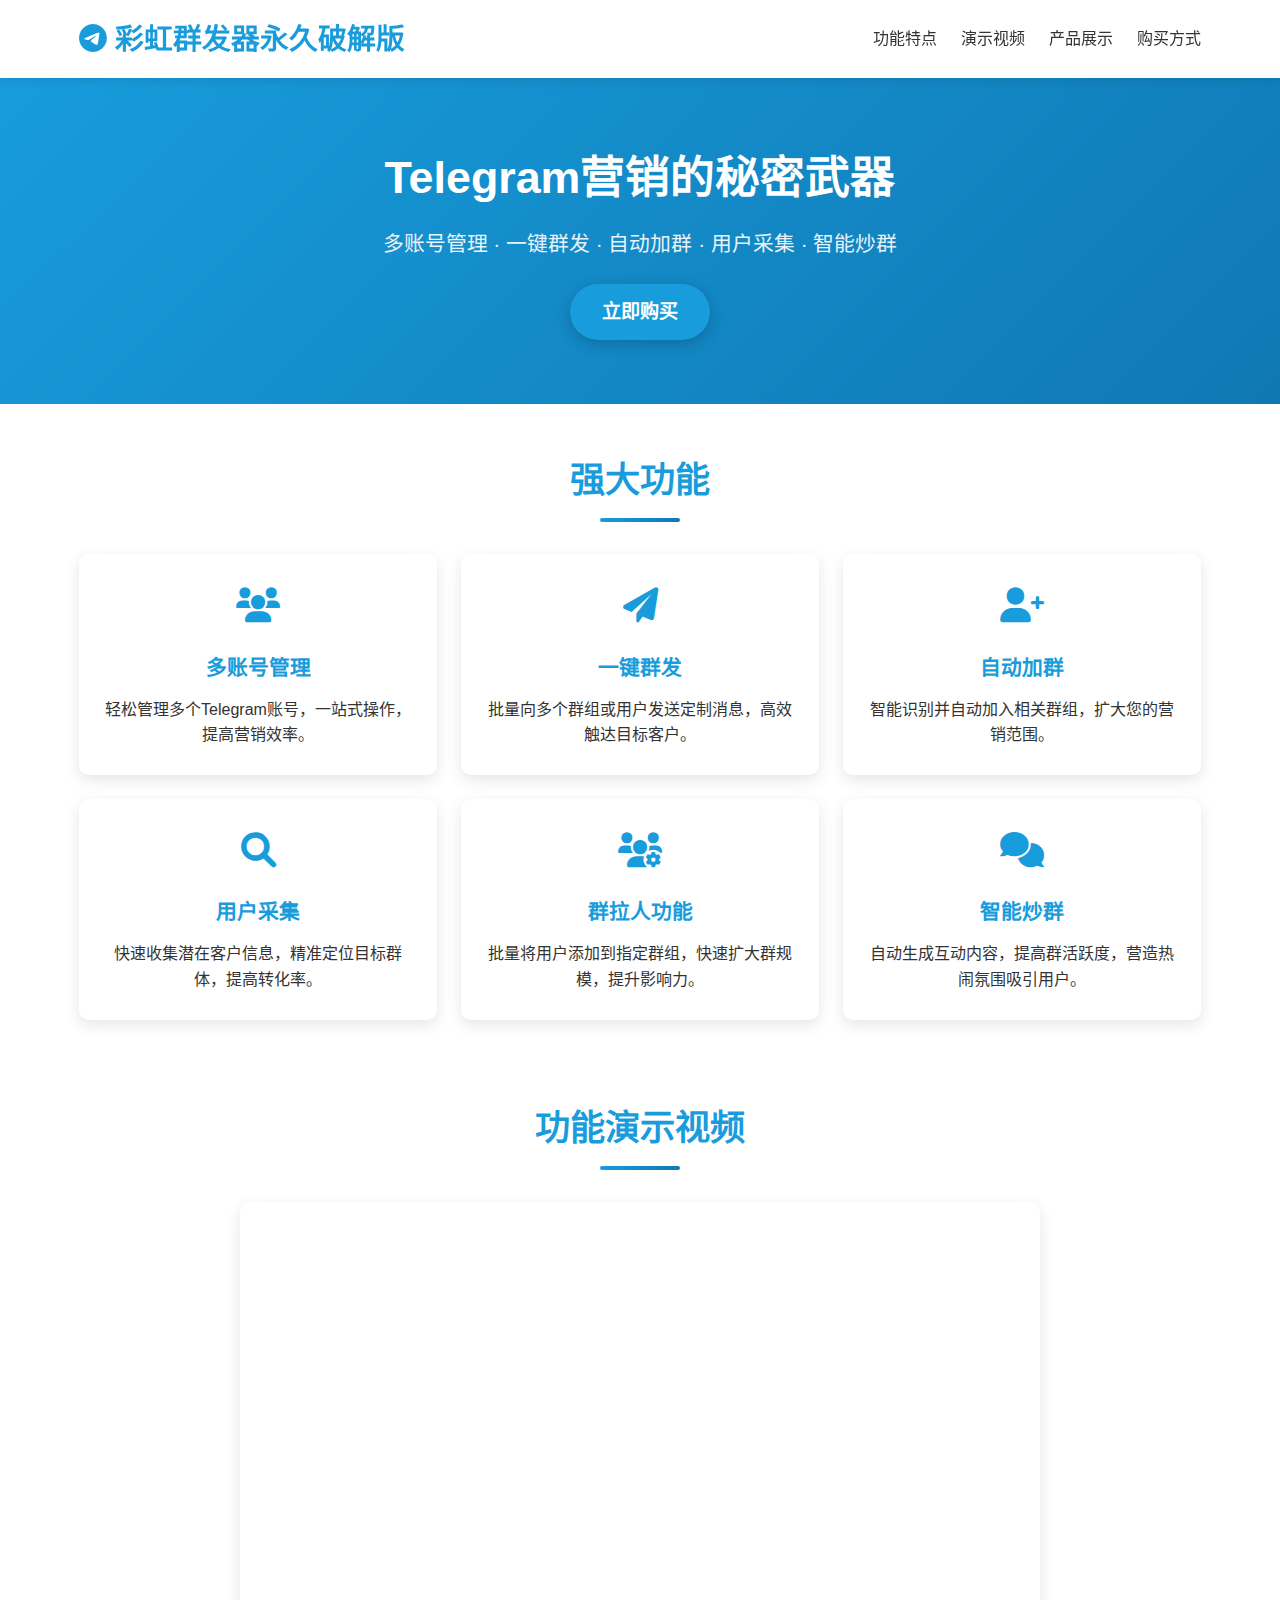
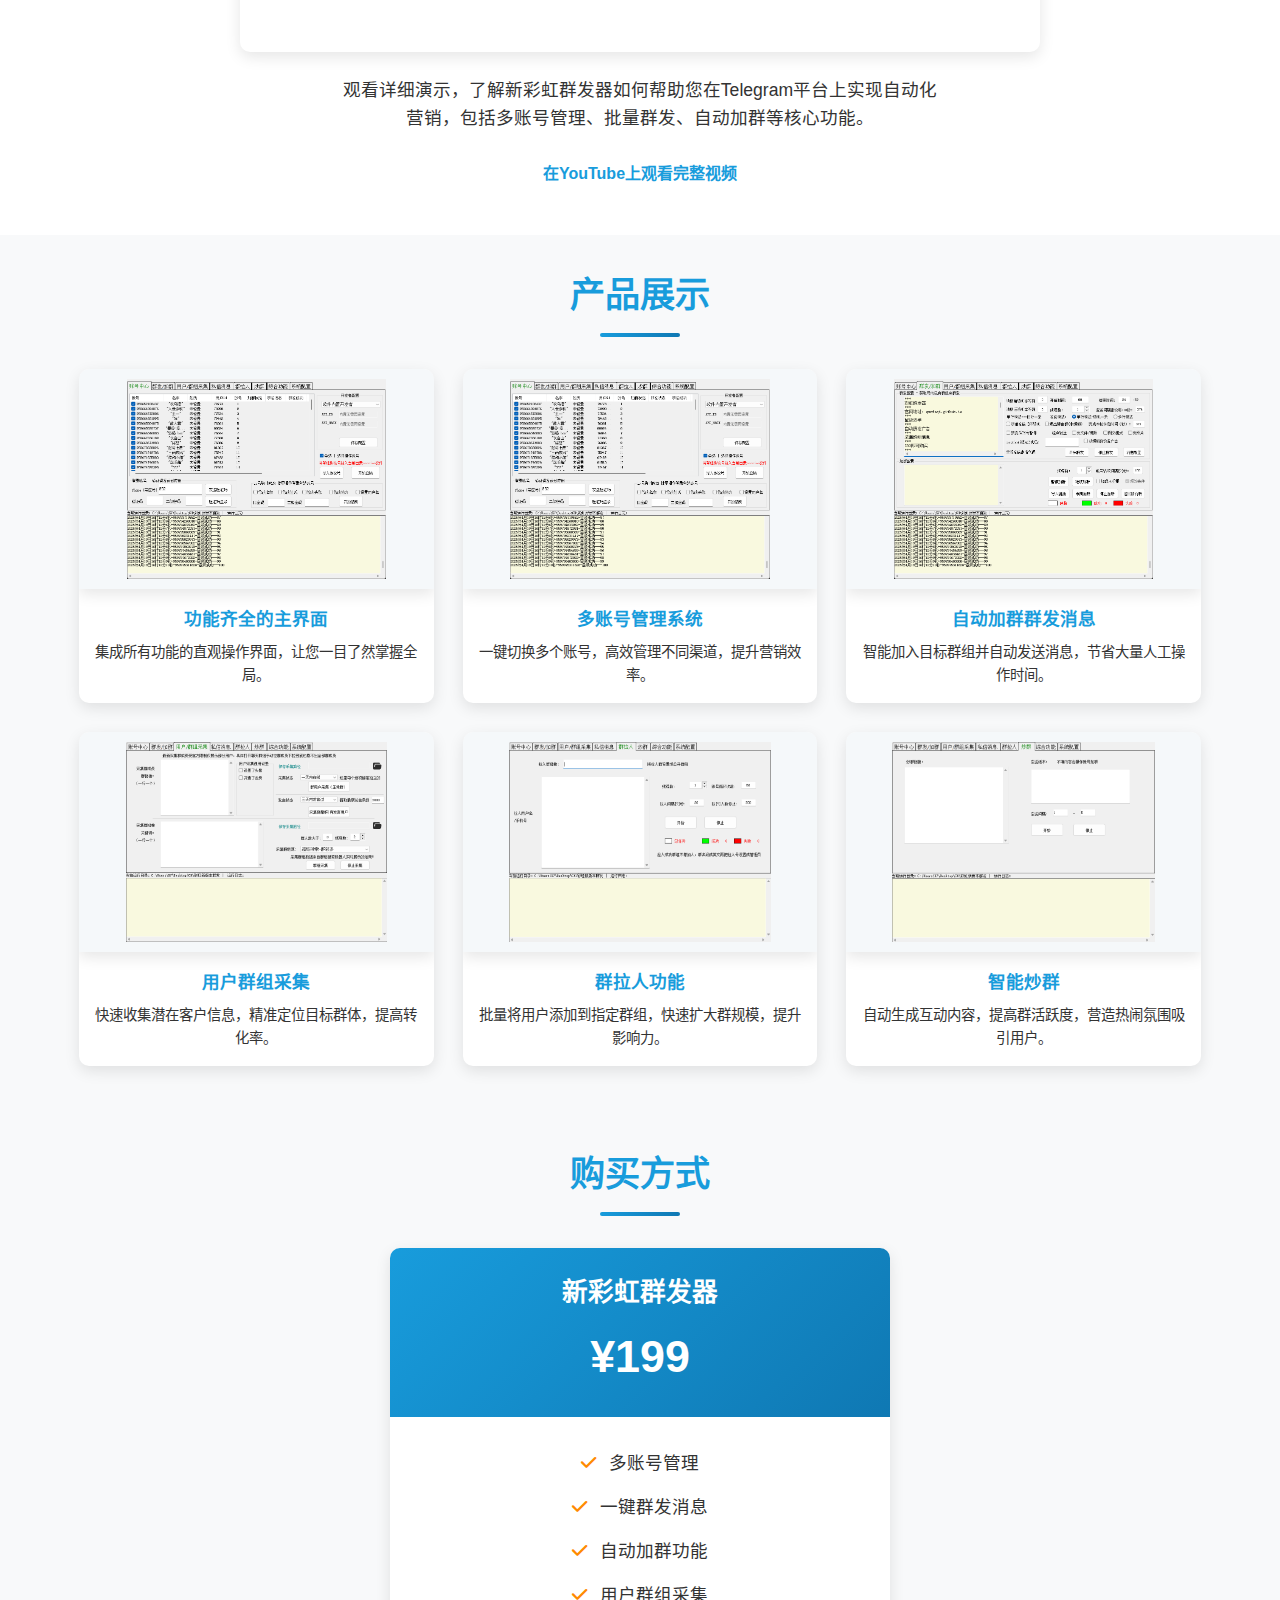
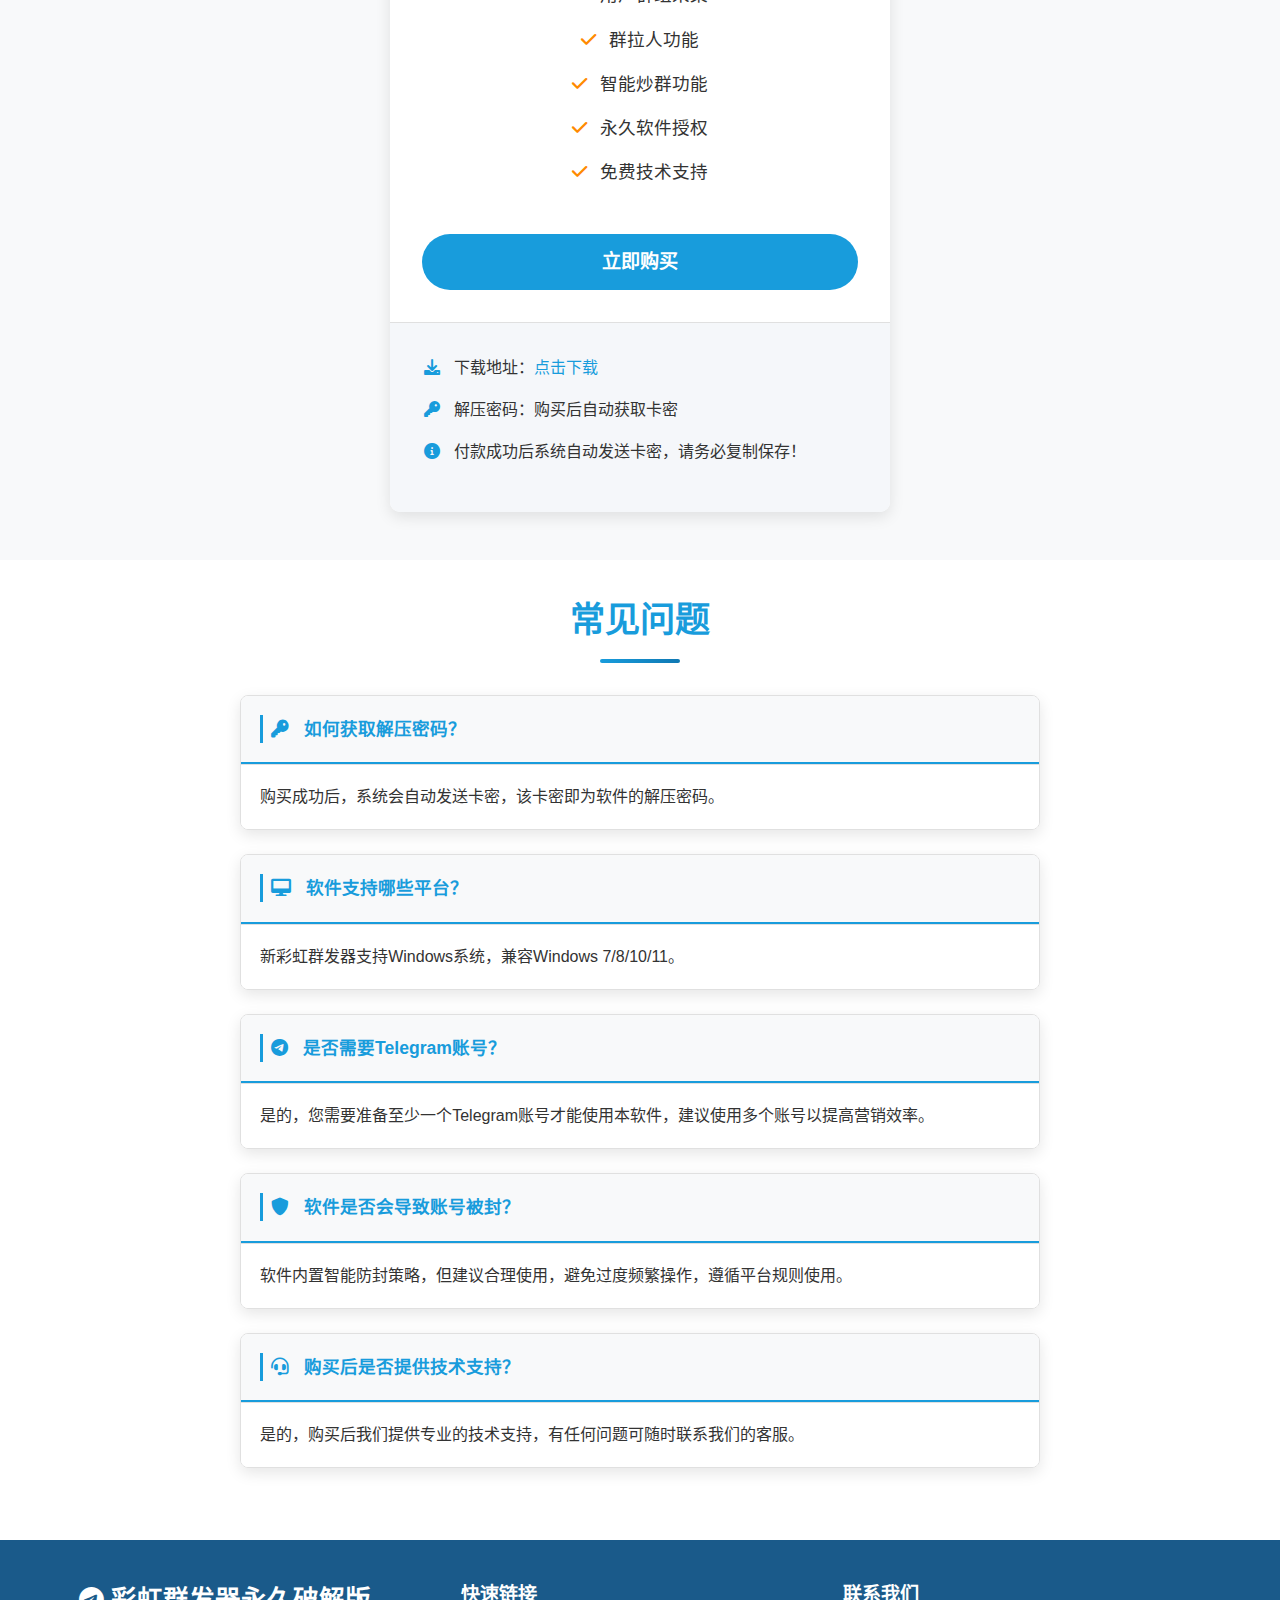
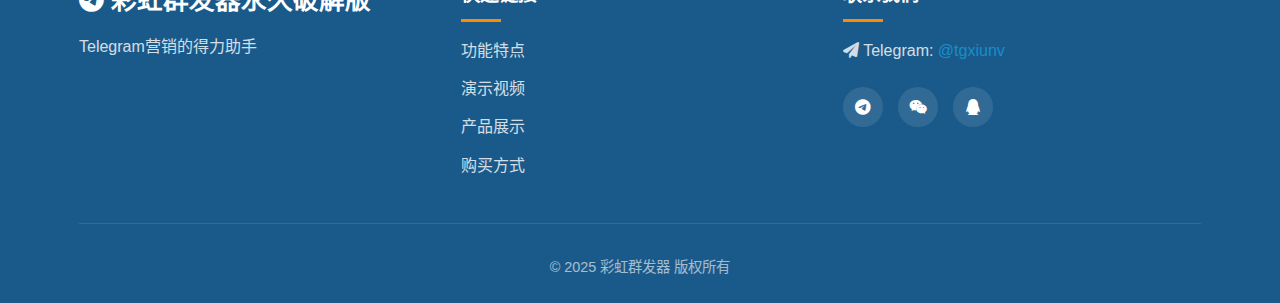
<file: index.html>
<!DOCTYPE html>
<html lang="zh-CN">
<head>
    <meta charset="UTF-8">
    <meta name="viewport" content="width=device-width, initial-scale=1.0">
    <title>彩虹群发器 - 高效营销推广工具</title>
    <link rel="stylesheet" href="css/style.css">
    <link rel="stylesheet" href="https://cdnjs.cloudflare.com/ajax/libs/font-awesome/6.0.0/css/all.min.css">
</head>
<body>
    <header>
        <div class="container">
            <div class="logo">
                <h1><i class="fab fa-telegram"></i> 彩虹群发器永久破解版</h1>
            </div>
            <nav>
                <ul>
                    <li><a href="#features">功能特点</a></li>
                    <li><a href="#video">演示视频</a></li>
                    <li><a href="#showcase">产品展示</a></li>
                    <li><a href="#pricing">购买方式</a></li>
                </ul>
            </nav>
        </div>
    </header>

    <section class="hero">
        <div class="container">
            <div class="hero-content">
                <h2>Telegram营销的秘密武器</h2>
                <p>多账号管理 · 一键群发 · 自动加群 · 用户采集 · 智能炒群</p>
                <a href="#pricing" class="cta-button">立即购买</a>
            </div>
        </div>
    </section>

    <section id="features" class="features">
        <div class="container">
            <h2 class="section-title">强大功能</h2>
            <div class="feature-grid">
                <div class="feature-card">
                    <div class="feature-icon"><i class="fas fa-users"></i></div>
                    <h3>多账号管理</h3>
                    <p>轻松管理多个Telegram账号，一站式操作，提高营销效率。</p>
                </div>
                <div class="feature-card">
                    <div class="feature-icon"><i class="fas fa-paper-plane"></i></div>
                    <h3>一键群发</h3>
                    <p>批量向多个群组或用户发送定制消息，高效触达目标客户。</p>
                </div>
                <div class="feature-card">
                    <div class="feature-icon"><i class="fas fa-user-plus"></i></div>
                    <h3>自动加群</h3>
                    <p>智能识别并自动加入相关群组，扩大您的营销范围。</p>
                </div>
                <div class="feature-card">
                    <div class="feature-icon"><i class="fas fa-search"></i></div>
                    <h3>用户采集</h3>
                    <p>快速收集潜在客户信息，精准定位目标群体，提高转化率。</p>
                </div>
                <div class="feature-card">
                    <div class="feature-icon"><i class="fas fa-users-cog"></i></div>
                    <h3>群拉人功能</h3>
                    <p>批量将用户添加到指定群组，快速扩大群规模，提升影响力。</p>
                </div>
                <div class="feature-card">
                    <div class="feature-icon"><i class="fas fa-comments"></i></div>
                    <h3>智能炒群</h3>
                    <p>自动生成互动内容，提高群活跃度，营造热闹氛围吸引用户。</p>
                </div>
            </div>
        </div>
    </section>

    <section id="video" class="video-section">
        <div class="container">
            <h2 class="section-title">功能演示视频</h2>
            <div class="video-container telegram-video-container">
                <iframe src="https://www.youtube.com/embed/t09ZIz3k-i4" title="【电报群发】telegram彩虹群发助手，营销必备神器。批量直登协议号群发" frameborder="0" allow="accelerometer; autoplay; clipboard-write; encrypted-media; gyroscope; picture-in-picture" allowfullscreen></iframe>
            </div>
            <div class="video-description">
                <p>观看详细演示，了解新彩虹群发器如何帮助您在Telegram平台上实现自动化营销，包括多账号管理、批量群发、自动加群等核心功能。</p>
                <a href="https://www.youtube.com/watch?v=t09ZIz3k-i4" target="_blank" class="video-link">在YouTube上观看完整视频</a>
            </div>
        </div>
    </section>

    <section id="showcase" class="showcase">
        <div class="container">
            <h2 class="section-title">产品展示</h2>
            <div class="showcase-grid">
                <div class="showcase-item" data-img="images/彩虹群发器主界面.png">
                    <img src="images/彩虹群发器主界面.png" alt="功能齐全的主界面">
                    <h3>功能齐全的主界面</h3>
                    <p>集成所有功能的直观操作界面，让您一目了然掌握全局。</p>
                </div>
                <div class="showcase-item" data-img="images/多账号管理系统.png">
                    <img src="images/多账号管理系统.png" alt="多账号管理系统">
                    <h3>多账号管理系统</h3>
                    <p>一键切换多个账号，高效管理不同渠道，提升营销效率。</p>
                </div>
                <div class="showcase-item" data-img="images/自动加群群发消息.png">
                    <img src="images/自动加群群发消息.png" alt="自动加群群发消息">
                    <h3>自动加群群发消息</h3>
                    <p>智能加入目标群组并自动发送消息，节省大量人工操作时间。</p>
                </div>
                <div class="showcase-item" data-img="images/用户群组采集.png">
                    <img src="images/用户群组采集.png" alt="用户群组采集">
                    <h3>用户群组采集</h3>
                    <p>快速收集潜在客户信息，精准定位目标群体，提高转化率。</p>
                </div>
                <div class="showcase-item" data-img="images/群拉人.png">
                    <img src="images/群拉人.png" alt="群拉人功能">
                    <h3>群拉人功能</h3>
                    <p>批量将用户添加到指定群组，快速扩大群规模，提升影响力。</p>
                </div>
                <div class="showcase-item" data-img="images/炒群.png">
                    <img src="images/炒群.png" alt="智能炒群">
                    <h3>智能炒群</h3>
                    <p>自动生成互动内容，提高群活跃度，营造热闹氛围吸引用户。</p>
                </div>
            </div>
        </div>
    </section>

    <section id="pricing" class="pricing">
        <div class="container">
            <h2 class="section-title">购买方式</h2>
            <div class="pricing-card">
                <div class="pricing-header">
                    <h3>新彩虹群发器</h3>
                    <div class="price">¥199</div>
                </div>
                <div class="pricing-features">
                    <ul>
                        <li><i class="fas fa-check"></i> 多账号管理</li>
                        <li><i class="fas fa-check"></i> 一键群发消息</li>
                        <li><i class="fas fa-check"></i> 自动加群功能</li>
                        <li><i class="fas fa-check"></i> 用户群组采集</li>
                        <li><i class="fas fa-check"></i> 群拉人功能</li>
                        <li><i class="fas fa-check"></i> 智能炒群功能</li>
                        <li><i class="fas fa-check"></i> 永久软件授权</li>
                        <li><i class="fas fa-check"></i> 免费技术支持</li>
                    </ul>
                </div>
                <div class="pricing-footer">
                    <a href="https://shop.tg10000.com/buy/1" target="_blank" class="buy-button">立即购买</a>
                </div>
                <div class="purchase-info">
                    <p><i class="fas fa-download"></i> 下载地址：<a href="https://pan.baidu.com/s/1cQel2EoXx7k0TTroYd2nNQ?pwd=fup2" target="_blank">点击下载</a></p>
                    <p><i class="fas fa-key"></i> 解压密码：购买后自动获取卡密</p>
                    <p><i class="fas fa-info-circle"></i> 付款成功后系统自动发送卡密，请务必复制保存！</p>
                </div>
            </div>
        </div>
    </section>

    <section class="faq">
        <div class="container">
            <h2 class="section-title">常见问题</h2>
            <div class="faq-list">
                <div class="faq-item expanded">
                    <div class="faq-question">
                        <h3><i class="fas fa-key"></i> 如何获取解压密码？</h3>
                    </div>
                    <div class="faq-answer">
                        <p>购买成功后，系统会自动发送卡密，该卡密即为软件的解压密码。</p>
                    </div>
                </div>
                <div class="faq-item expanded">
                    <div class="faq-question">
                        <h3><i class="fas fa-desktop"></i> 软件支持哪些平台？</h3>
                    </div>
                    <div class="faq-answer">
                        <p>新彩虹群发器支持Windows系统，兼容Windows 7/8/10/11。</p>
                    </div>
                </div>
                <div class="faq-item expanded">
                    <div class="faq-question">
                        <h3><i class="fab fa-telegram"></i> 是否需要Telegram账号？</h3>
                    </div>
                    <div class="faq-answer">
                        <p>是的，您需要准备至少一个Telegram账号才能使用本软件，建议使用多个账号以提高营销效率。</p>
                    </div>
                </div>
                <div class="faq-item expanded">
                    <div class="faq-question">
                        <h3><i class="fas fa-shield-alt"></i> 软件是否会导致账号被封？</h3>
                    </div>
                    <div class="faq-answer">
                        <p>软件内置智能防封策略，但建议合理使用，避免过度频繁操作，遵循平台规则使用。</p>
                    </div>
                </div>
                <div class="faq-item expanded">
                    <div class="faq-question">
                        <h3><i class="fas fa-headset"></i> 购买后是否提供技术支持？</h3>
                    </div>
                    <div class="faq-answer">
                        <p>是的，购买后我们提供专业的技术支持，有任何问题可随时联系我们的客服。</p>
                    </div>
                </div>
            </div>
        </div>
    </section>

    <footer>
        <div class="container">
            <div class="footer-content">
                <div class="footer-logo">
                    <h2><i class="fab fa-telegram"></i> 彩虹群发器永久破解版</h2>
                    <p>Telegram营销的得力助手</p>
                </div>
                <div class="footer-links">
                    <h3>快速链接</h3>
                    <ul>
                        <li><a href="#features">功能特点</a></li>
                        <li><a href="#video">演示视频</a></li>
                        <li><a href="#showcase">产品展示</a></li>
                        <li><a href="#pricing">购买方式</a></li>
                    </ul>
                </div>
                <div class="footer-contact">
                    <h3>联系我们</h3>
                    <p><i class="fas fa-paper-plane"></i> Telegram: <a href="https://shop.tg10000.com/buy/1" target="_blank">@tgxiunv</a></p>
                    <div class="social-links">
                        <a href="https://shop.tg10000.com/buy/1" target="_blank"><i class="fab fa-telegram"></i></a>
                        <a href="#"><i class="fab fa-weixin"></i></a>
                        <a href="#"><i class="fab fa-qq"></i></a>
                    </div>
                </div>
            </div>
            <div class="footer-bottom">
                <p>&copy; 2025 彩虹群发器 版权所有</p>
            </div>
        </div>
    </footer>

    <!-- Add lightbox container at the end of the body -->
    <div class="lightbox" id="imageLightbox">
        <span class="lightbox-close">&times;</span>
        <img class="lightbox-content" id="lightboxImage">
        <div class="lightbox-loader">
            <div class="loader-spinner"></div>
        </div>
    </div>

    <script src="js/main.js"></script>
</body>
</html>
</file>
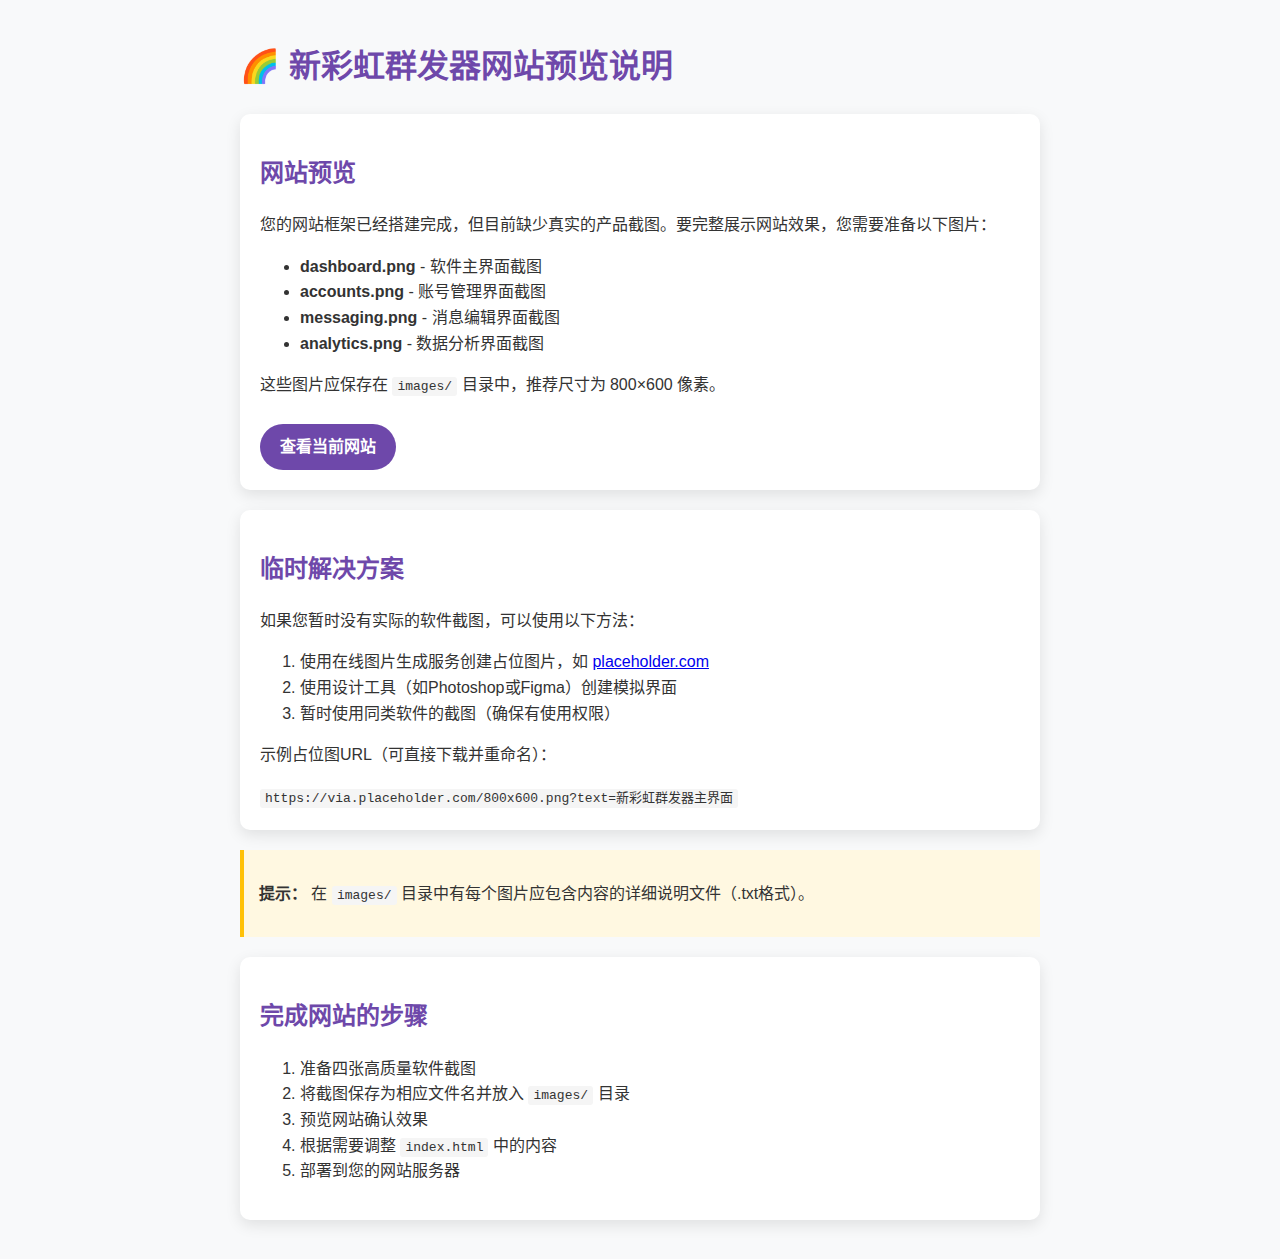
<file: preview.html>
<!DOCTYPE html>
<html lang="zh-CN">
<head>
    <meta charset="UTF-8">
    <meta name="viewport" content="width=device-width, initial-scale=1.0">
    <title>新彩虹群发器网站预览说明</title>
    <style>
        body {
            font-family: -apple-system, BlinkMacSystemFont, 'Segoe UI', Roboto, Oxygen, Ubuntu, Cantarell, 'Open Sans', 'Helvetica Neue', sans-serif;
            line-height: 1.6;
            color: #333;
            background-color: #f8f9fa;
            padding: 20px;
            max-width: 800px;
            margin: 0 auto;
        }
        h1, h2 {
            color: #6e48aa;
        }
        .card {
            background: white;
            border-radius: 10px;
            padding: 20px;
            margin-bottom: 20px;
            box-shadow: 0 5px 15px rgba(0, 0, 0, 0.1);
        }
        code {
            background: #f5f5f5;
            padding: 2px 5px;
            border-radius: 3px;
            font-family: monospace;
        }
        .btn {
            display: inline-block;
            background-color: #6e48aa;
            color: white;
            padding: 10px 20px;
            border-radius: 30px;
            text-decoration: none;
            font-weight: 600;
            margin-top: 10px;
        }
        .btn:hover {
            background-color: #9d50bb;
        }
        .note {
            background-color: #fff8e1;
            border-left: 4px solid #ffc107;
            padding: 15px;
            margin: 20px 0;
        }
    </style>
</head>
<body>
    <h1>🌈 新彩虹群发器网站预览说明</h1>
    
    <div class="card">
        <h2>网站预览</h2>
        <p>您的网站框架已经搭建完成，但目前缺少真实的产品截图。要完整展示网站效果，您需要准备以下图片：</p>
        
        <ul>
            <li><strong>dashboard.png</strong> - 软件主界面截图</li>
            <li><strong>accounts.png</strong> - 账号管理界面截图</li>
            <li><strong>messaging.png</strong> - 消息编辑界面截图</li>
            <li><strong>analytics.png</strong> - 数据分析界面截图</li>
        </ul>
        
        <p>这些图片应保存在 <code>images/</code> 目录中，推荐尺寸为 800×600 像素。</p>
        
        <a href="index.html" class="btn">查看当前网站</a>
    </div>
    
    <div class="card">
        <h2>临时解决方案</h2>
        <p>如果您暂时没有实际的软件截图，可以使用以下方法：</p>
        
        <ol>
            <li>使用在线图片生成服务创建占位图片，如 <a href="https://placeholder.com/" target="_blank">placeholder.com</a></li>
            <li>使用设计工具（如Photoshop或Figma）创建模拟界面</li>
            <li>暂时使用同类软件的截图（确保有使用权限）</li>
        </ol>
        
        <p>示例占位图URL（可直接下载并重命名）：</p>
        <code>https://via.placeholder.com/800x600.png?text=新彩虹群发器主界面</code>
    </div>
    
    <div class="note">
        <p><strong>提示：</strong> 在 <code>images/</code> 目录中有每个图片应包含内容的详细说明文件（.txt格式）。</p>
    </div>
    
    <div class="card">
        <h2>完成网站的步骤</h2>
        <ol>
            <li>准备四张高质量软件截图</li>
            <li>将截图保存为相应文件名并放入 <code>images/</code> 目录</li>
            <li>预览网站确认效果</li>
            <li>根据需要调整 <code>index.html</code> 中的内容</li>
            <li>部署到您的网站服务器</li>
        </ol>
    </div>
</body>
</html>
</file>
<file: css/style.css>
/* Global Styles */
:root {
    --primary-color: #189CDC;
    --secondary-color: #0f78b3;
    --accent-color: #ff8a00;
    --text-color: #333;
    --light-text: #fff;
    --light-bg: #f8f9fa;
    --dark-bg: #1a5a8a;
    --border-color: #e0e0e0;
    --card-shadow: 0 5px 15px rgba(0, 0, 0, 0.1);
}

* {
    margin: 0;
    padding: 0;
    box-sizing: border-box;
}

body {
    font-family: -apple-system, BlinkMacSystemFont, 'Segoe UI', Roboto, Oxygen, Ubuntu, Cantarell, 'Open Sans', 'Helvetica Neue', sans-serif;
    line-height: 1.6;
    color: var(--text-color);
    background-color: var(--light-bg);
}

.container {
    width: 90%;
    max-width: 1200px;
    margin: 0 auto;
    padding: 0 15px;
}

a {
    text-decoration: none;
    color: var(--primary-color);
    transition: color 0.3s ease;
}

a:hover {
    color: var(--secondary-color);
}

img {
    max-width: 100%;
    height: auto;
    border-radius: 8px;
    box-shadow: var(--card-shadow);
}

ul {
    list-style: none;
}

.section-title {
    font-size: 2.2rem;
    text-align: center;
    margin-bottom: 2rem;
    position: relative;
    color: var(--primary-color);
}

.section-title:after {
    content: '';
    display: block;
    width: 80px;
    height: 4px;
    background: linear-gradient(to right, var(--primary-color), var(--secondary-color));
    margin: 10px auto 0;
    border-radius: 2px;
}

section {
    padding: 3rem 0;
}

/* Header */
header {
    background-color: #fff;
    box-shadow: 0 2px 10px rgba(0, 0, 0, 0.1);
    position: sticky;
    top: 0;
    z-index: 100;
}

header .container {
    display: flex;
    justify-content: space-between;
    align-items: center;
    padding: 1rem 15px;
}

.logo h1 {
    font-size: 1.8rem;
    color: var(--primary-color);
    font-weight: 700;
}

nav ul {
    display: flex;
}

nav ul li {
    margin-left: 1.5rem;
}

nav ul li a {
    color: var(--text-color);
    font-weight: 500;
    transition: color 0.3s;
}

nav ul li a:hover {
    color: var(--primary-color);
}

/* Hero Section */
.hero {
    background: linear-gradient(135deg, var(--primary-color), var(--secondary-color));
    color: var(--light-text);
    padding: 4rem 0;
    text-align: center;
}

.hero-content {
    max-width: 800px;
    margin: 0 auto;
}

.hero h2 {
    font-size: 2.8rem;
    margin-bottom: 0.8rem;
    font-weight: 700;
}

.hero p {
    font-size: 1.3rem;
    margin-bottom: 1.5rem;
    opacity: 0.9;
}

.cta-button {
    display: inline-block;
    background-color: var(--primary-color);
    color: var(--light-text);
    padding: 0.8rem 2rem;
    border-radius: 30px;
    font-size: 1.2rem;
    font-weight: 600;
    transition: all 0.3s ease;
    box-shadow: 0 4px 15px rgba(0, 0, 0, 0.2);
}

.cta-button:hover {
    background-color: var(--secondary-color);
    transform: translateY(-3px);
    box-shadow: 0 6px 20px rgba(0, 0, 0, 0.3);
    color: var(--light-text);
}

/* Features Section */
.features {
    background-color: #fff;
}

.feature-grid {
    display: grid;
    grid-template-columns: repeat(auto-fit, minmax(300px, 1fr));
    gap: 1.5rem;
}

.feature-card {
    background: white;
    border-radius: 10px;
    padding: 1.5rem;
    text-align: center;
    transition: transform 0.3s ease, box-shadow 0.3s ease;
    box-shadow: var(--card-shadow);
    border-bottom: 3px solid transparent;
}

.feature-card:hover {
    transform: translateY(-10px);
    box-shadow: 0 15px 30px rgba(0, 0, 0, 0.15);
    border-bottom: 3px solid var(--primary-color);
}

.feature-icon {
    font-size: 2.2rem;
    margin-bottom: 1rem;
    color: var(--primary-color);
}

.feature-card h3 {
    font-size: 1.3rem;
    margin-bottom: 0.8rem;
    color: var(--primary-color);
}

/* Showcase Section */
.showcase {
    background-color: var(--light-bg);
    padding-top: 2rem;
}

.showcase-grid {
    display: grid;
    grid-template-columns: repeat(auto-fit, minmax(300px, 1fr));
    gap: 1.8rem;
}

.showcase-item {
    background: white;
    border-radius: 10px;
    overflow: hidden;
    box-shadow: var(--card-shadow);
    transition: transform 0.3s ease, box-shadow 0.3s ease;
    height: 100%;
    display: flex;
    flex-direction: column;
    cursor: pointer;
    position: relative;
}

.showcase-item:hover {
    transform: translateY(-5px);
    box-shadow: 0 15px 30px rgba(0, 0, 0, 0.15);
}

.showcase-item::after {
    content: '点击查看大图';
    position: absolute;
    top: 10px;
    right: 10px;
    background-color: rgba(24, 156, 220, 0.8);
    color: white;
    padding: 4px 8px;
    border-radius: 4px;
    font-size: 12px;
    opacity: 0;
    transition: opacity 0.3s ease;
}

.showcase-item:hover::after {
    opacity: 1;
}

.showcase-item img {
    width: 100%;
    height: 220px;
    object-fit: contain;
    background-color: #f5f8fa;
    padding: 10px;
    border-radius: 10px 10px 0 0;
    transition: transform 0.2s ease;
}

.showcase-item:hover img {
    transform: scale(1.03);
}

.showcase-item h3 {
    padding: 1rem 1rem 0.5rem;
    text-align: center;
    font-size: 1.1rem;
    color: var(--primary-color);
}

.showcase-item p {
    padding: 0 1rem 1rem;
    text-align: center;
    font-size: 0.9rem;
    color: var(--text-color);
    flex-grow: 1;
}

/* Video Section */
.video-section {
    background-color: #fff;
    text-align: center;
    padding-top: 2rem;
}

.video-container {
    max-width: 800px;
    margin: 0 auto 1.5rem;
    box-shadow: var(--card-shadow);
    border-radius: 10px;
    overflow: hidden;
}

/* Custom Telegram video container */
.telegram-video-container {
    height: 450px;
    position: relative;
}

.telegram-video-container iframe {
    width: 100%;
    height: 100%;
    border: none;
    border-radius: 10px;
}

.video-description {
    max-width: 600px;
    margin: 0 auto;
}

.video-description p {
    margin-bottom: 0.8rem;
    font-size: 1.1rem;
}

.video-link {
    display: inline-block;
    color: var(--primary-color);
    font-weight: 600;
    margin-top: 1rem;
}

.video-link:hover {
    text-decoration: underline;
}

/* FAQ Section */
.faq {
    background-color: white;
    padding-top: 2rem;
}

.faq-list {
    max-width: 800px;
    margin: 0 auto;
}

.faq-item {
    margin-bottom: 1.5rem;
    border: 1px solid var(--border-color);
    border-radius: 8px;
    overflow: hidden;
    box-shadow: var(--card-shadow);
    transition: transform 0.3s ease, box-shadow 0.3s ease;
}

.faq-item:hover {
    transform: translateY(-3px);
    box-shadow: 0 10px 20px rgba(0, 0, 0, 0.1);
}

.faq-question {
    padding: 1.2rem;
    background-color: var(--light-bg);
    border-bottom: 2px solid var(--primary-color);
}

.faq-question h3 {
    font-size: 1.1rem;
    font-weight: 600;
    color: var(--primary-color);
    position: relative;
    padding-left: 0.5rem;
    border-left: 3px solid var(--primary-color);
}

.faq-question h3 i {
    margin-right: 10px;
    color: var(--primary-color);
}

.faq-answer {
    padding: 1.2rem;
    border-top: 1px solid var(--border-color);
    display: block; /* Always visible */
    background-color: white;
    line-height: 1.6;
}

/* Pricing Section */
.pricing {
    background-color: var(--light-bg);
    text-align: center;
    padding-top: 2rem;
}

.pricing-card {
    max-width: 500px;
    margin: 0 auto;
    background: white;
    border-radius: 10px;
    overflow: hidden;
    box-shadow: var(--card-shadow);
    transition: transform 0.3s ease, box-shadow 0.3s ease;
}

.pricing-card:hover {
    transform: translateY(-10px);
    box-shadow: 0 20px 40px rgba(0, 0, 0, 0.2);
}

.pricing-header {
    background: linear-gradient(135deg, var(--primary-color), var(--secondary-color));
    color: white;
    padding: 1.5rem;
    position: relative;
}

.pricing-header h3 {
    font-size: 1.6rem;
    margin-bottom: 0.5rem;
}

.price {
    font-size: 2.8rem;
    font-weight: 700;
}

.pricing-features {
    padding: 2rem;
}

.pricing-features ul li {
    margin-bottom: 1rem;
    font-size: 1.1rem;
}

.pricing-features ul li i {
    color: var(--accent-color);
    margin-right: 0.5rem;
}

.pricing-footer {
    padding: 0 2rem 2rem;
}

.buy-button {
    display: inline-block;
    background-color: var(--primary-color);
    color: white;
    padding: 0.8rem 2rem;
    border-radius: 30px;
    font-size: 1.2rem;
    font-weight: 600;
    transition: all 0.3s ease;
    width: 100%;
}

.buy-button:hover {
    background-color: var(--secondary-color);
    color: white;
    transform: translateY(-3px);
    box-shadow: 0 6px 20px rgba(0, 0, 0, 0.2);
}

.purchase-info {
    padding: 2rem;
    background-color: #f5f7fa;
    text-align: left;
    border-top: 1px solid var(--border-color);
}

.purchase-info p {
    margin-bottom: 1rem;
    font-size: 1rem;
}

.purchase-info i {
    color: var(--primary-color);
    margin-right: 0.5rem;
    width: 20px;
    text-align: center;
}

/* Footer */
footer {
    background-color: var(--dark-bg);
    color: white;
    padding: 2.5rem 0 1.5rem;
}

.footer-content {
    display: grid;
    grid-template-columns: repeat(auto-fit, minmax(250px, 1fr));
    gap: 1.5rem;
    margin-bottom: 2rem;
}

.footer-logo h2 {
    font-size: 1.6rem;
    margin-bottom: 0.8rem;
}

.footer-logo p {
    opacity: 0.8;
}

.footer-links h3,
.footer-contact h3 {
    font-size: 1.2rem;
    margin-bottom: 1rem;
    position: relative;
}

.footer-links h3:after,
.footer-contact h3:after {
    content: '';
    display: block;
    width: 40px;
    height: 3px;
    background: var(--accent-color);
    margin-top: 8px;
}

.footer-links ul li {
    margin-bottom: 0.8rem;
}

.footer-links ul li a {
    color: white;
    opacity: 0.8;
    transition: opacity 0.3s;
}

.footer-links ul li a:hover {
    opacity: 1;
}

.footer-contact p {
    margin-bottom: 1rem;
    opacity: 0.8;
}

.social-links {
    display: flex;
    gap: 15px;
    margin-top: 1.5rem;
}

.social-links a {
    display: flex;
    align-items: center;
    justify-content: center;
    width: 40px;
    height: 40px;
    background-color: rgba(255, 255, 255, 0.1);
    border-radius: 50%;
    color: white;
    transition: all 0.3s;
}

.social-links a:hover {
    background-color: var(--accent-color);
    transform: translateY(-3px);
}

.footer-bottom {
    text-align: center;
    padding-top: 2rem;
    border-top: 1px solid rgba(255, 255, 255, 0.1);
}

.footer-bottom p {
    opacity: 0.6;
    font-size: 0.9rem;
}

/* Responsive */
@media (max-width: 768px) {
    .hero h2 {
        font-size: 2.2rem;
    }
    
    .hero p {
        font-size: 1.2rem;
    }
    
    .section-title {
        font-size: 1.8rem;
    }
    
    header .container {
        flex-direction: column;
    }
    
    nav ul {
        margin-top: 0.8rem;
    }
    
    nav ul li {
        margin: 0 0.7rem;
    }
    
    .telegram-video-container {
        height: 350px;
    }
    
    .lightbox-close {
        top: 10px;
        right: 15px;
        font-size: 28px;
    }
    
    .showcase-item::after {
        display: none;
    }
    
    .showcase-item {
        position: relative;
    }
    
    .showcase-item::before {
        content: '👆';
        position: absolute;
        bottom: 10px;
        right: 10px;
        z-index: 1;
        font-size: 16px;
    }
}

@media (max-width: 576px) {
    .cta-button {
        padding: 0.7rem 1.5rem;
        font-size: 1rem;
    }
    
    .feature-grid,
    .showcase-grid {
        grid-template-columns: 1fr;
    }
    
    .pricing-card {
        width: 90%;
    }
    
    .telegram-video-container {
        height: 250px;
    }
}

/* Lightbox Styles */
.lightbox {
    display: none;
    position: fixed;
    z-index: 1000;
    left: 0;
    top: 0;
    width: 100%;
    height: 100%;
    background-color: rgba(0, 0, 0, 0.8);
    align-items: center;
    justify-content: center;
    opacity: 0;
    transition: opacity 0.3s ease;
}

.lightbox.active {
    display: flex;
    opacity: 1;
}

.lightbox-content {
    max-width: 90%;
    max-height: 90%;
    margin: auto;
    display: block;
    object-fit: contain;
    border: 3px solid white;
    border-radius: 8px;
    box-shadow: 0 0 20px rgba(0, 0, 0, 0.5);
}

.lightbox-close {
    position: absolute;
    top: 20px;
    right: 30px;
    color: white;
    font-size: 35px;
    font-weight: bold;
    transition: 0.3s;
    cursor: pointer;
}

.lightbox-close:hover {
    color: var(--primary-color);
}

/* Lightbox Loader */
.lightbox-loader {
    position: absolute;
    top: 50%;
    left: 50%;
    transform: translate(-50%, -50%);
    display: none;
}

.loader-spinner {
    width: 50px;
    height: 50px;
    border: 5px solid rgba(255, 255, 255, 0.3);
    border-radius: 50%;
    border-top-color: var(--primary-color);
    animation: spin 1s linear infinite;
}

@keyframes spin {
    0% {
        transform: rotate(0deg);
    }
    100% {
        transform: rotate(360deg);
    }
}

/* Show loader when image is loading */
.lightbox.loading .lightbox-loader {
    display: block;
}

.section-intro {
    text-align: center;
    max-width: 800px;
    margin: 0 auto 2rem;
    color: var(--text-color);
    font-size: 1.1rem;
    line-height: 1.6;
}
</file>
